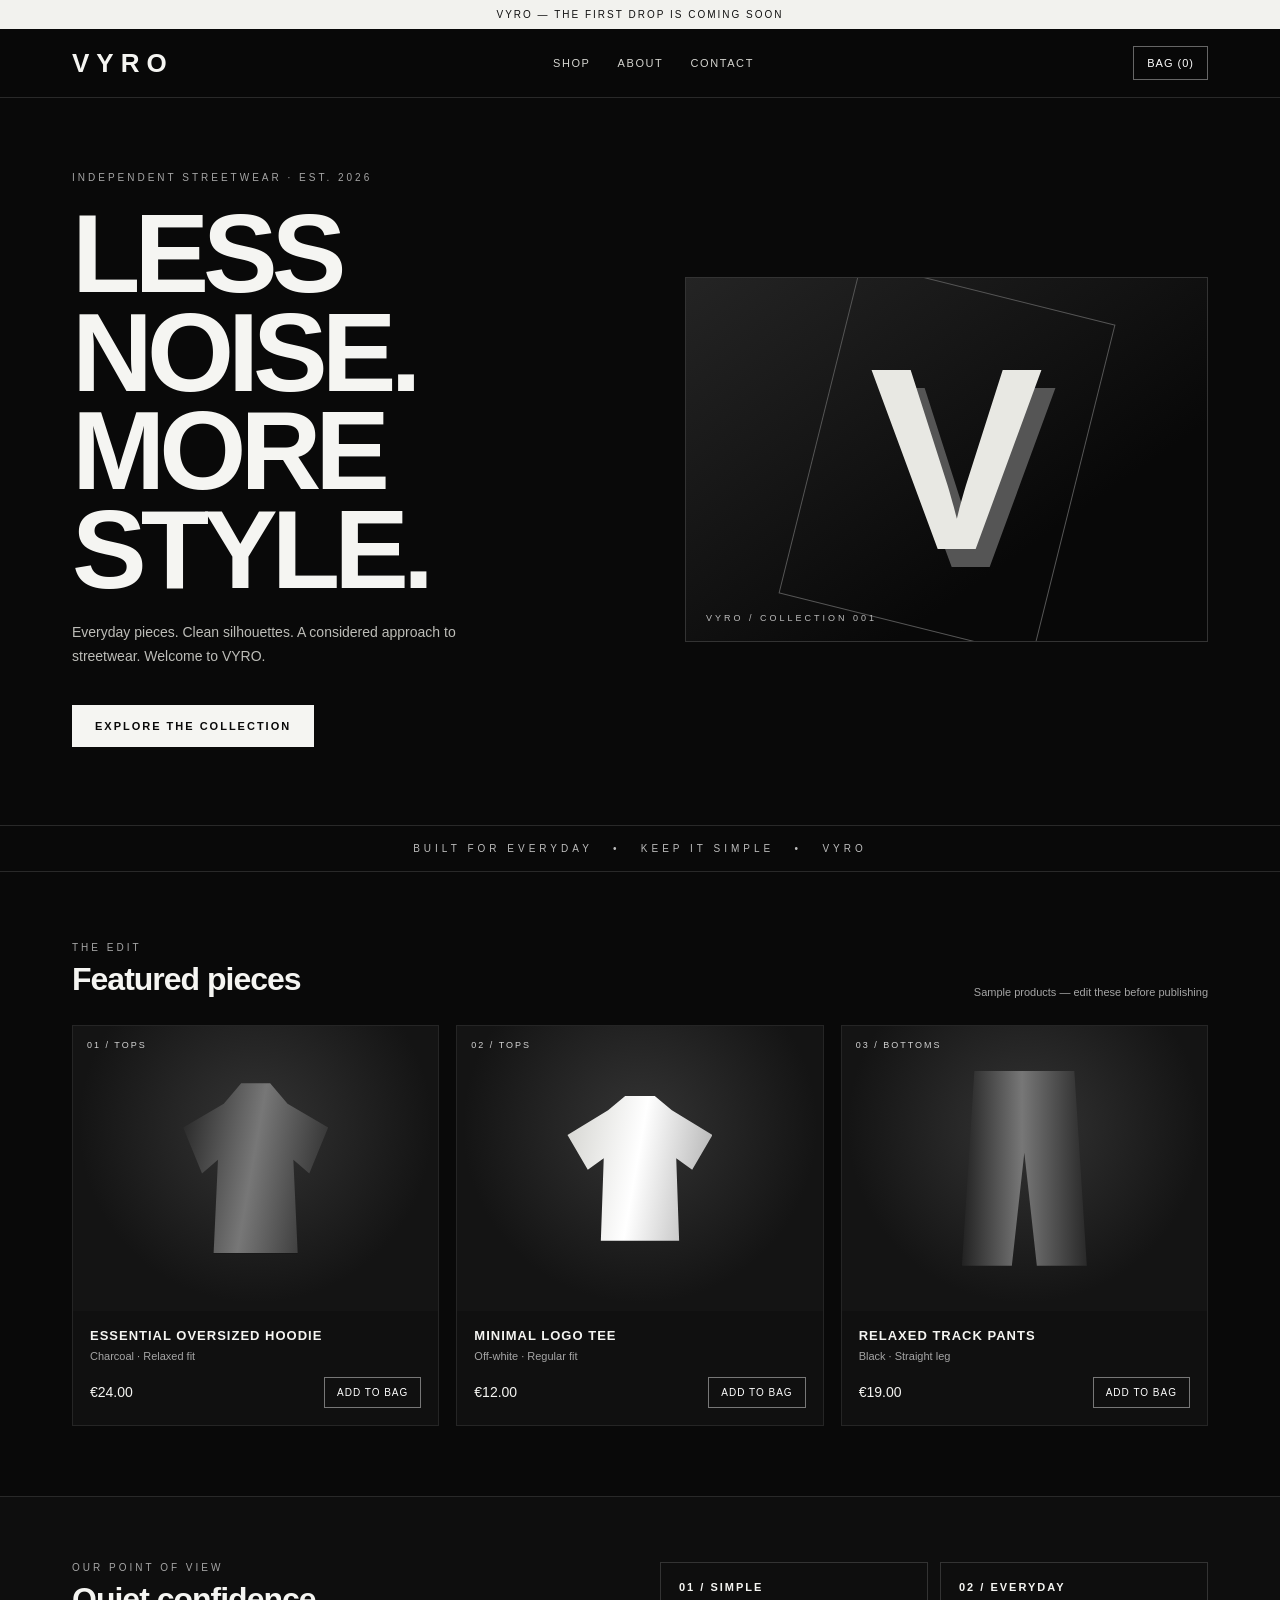
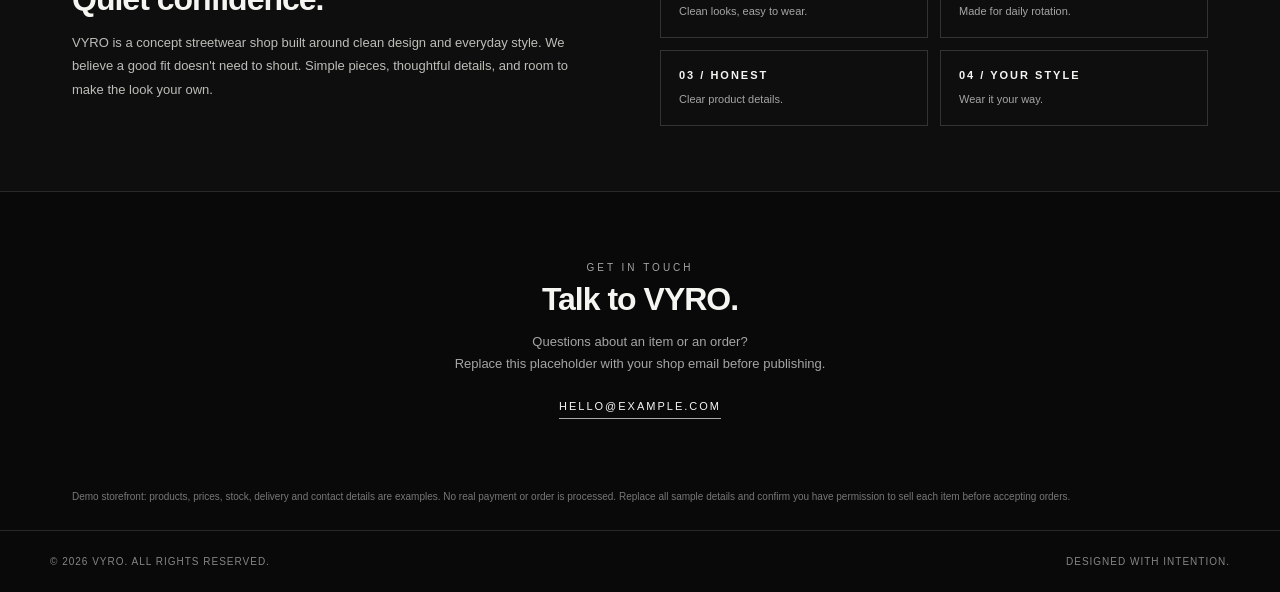
<file: index.html>
<!DOCTYPE html>
<html lang="en">
<head>
  <meta charset="UTF-8">
  <meta name="viewport" content="width=device-width, initial-scale=1">
  <meta name="theme-color" content="#090909">
  <meta name="description" content="VYRO — considered streetwear. Discover the latest collection.">
  <title>VYRO — Streetwear</title>
  <style>
    :root{--bg:#090909;--panel:#111;--line:#292929;--muted:#a5a5a5;--white:#f5f5f2;--soft:#d7d7d2}
    *{box-sizing:border-box}
    html{scroll-behavior:smooth}
    body{margin:0;background:var(--bg);color:var(--white);font-family:Arial,Helvetica,sans-serif}
    button,a{font:inherit}
    a{color:inherit;text-decoration:none}
    .announcement{padding:9px 16px;text-align:center;background:#f2f2ee;color:#111;font-size:10px;letter-spacing:2px;text-transform:uppercase}
    header{position:sticky;top:0;z-index:10;background:rgba(9,9,9,.94);backdrop-filter:blur(12px);border-bottom:1px solid var(--line)}
    .nav{max-width:1180px;margin:auto;padding:17px 22px;display:flex;align-items:center;justify-content:space-between}
    .logo{font-size:26px;font-weight:900;letter-spacing:7px}
    .navlinks{display:flex;gap:27px;font-size:11px;letter-spacing:1.6px;text-transform:uppercase;color:#d5d5d0}
    .cart-button{border:1px solid #666;background:transparent;color:white;padding:10px 13px;font-size:11px;letter-spacing:1px;cursor:pointer}
    .hero{max-width:1180px;margin:auto;padding:74px 22px 78px;display:grid;grid-template-columns:1.05fr .95fr;gap:35px;align-items:center;min-height:520px}
    .eyebrow{font-size:10px;letter-spacing:3px;color:var(--muted);text-transform:uppercase}
    h1{font-size:clamp(54px,9vw,112px);line-height:.88;letter-spacing:-6px;margin:22px 0}
    .hero p{max-width:390px;color:#bdbdb8;line-height:1.7;font-size:14px}
    .cta{display:inline-block;margin-top:22px;padding:15px 23px;background:var(--white);color:#090909;font-size:11px;font-weight:bold;letter-spacing:2px;text-transform:uppercase}
    .hero-art{min-height:365px;position:relative;overflow:hidden;background:linear-gradient(145deg,#242424,#080808 70%);border:1px solid #333;display:flex;align-items:center;justify-content:center}
    .hero-art:before{content:"";position:absolute;width:260px;height:340px;border:1px solid #555;transform:rotate(14deg)}
    .hero-art:after{content:"V";font-size:260px;font-weight:900;letter-spacing:-20px;color:#e8e8e3;text-shadow:14px 18px 0 #555;z-index:1}
    .art-caption{position:absolute;bottom:18px;left:20px;font-size:9px;letter-spacing:3px;color:#bdbdbd;z-index:2}
    .ticker{border-top:1px solid var(--line);border-bottom:1px solid var(--line);padding:17px 10px;text-align:center;font-size:10px;letter-spacing:4px;color:#bdbdbd}
    section{max-width:1180px;margin:auto;padding:70px 22px}
    .section-head{display:flex;align-items:end;justify-content:space-between;margin-bottom:27px}
    h2{font-size:32px;letter-spacing:-1px;margin:8px 0 0}
    .section-note{font-size:11px;color:var(--muted)}
    .products{display:grid;grid-template-columns:repeat(3,1fr);gap:17px}
    .product{background:#101010;border:1px solid #252525}
    .product-art{height:285px;display:flex;align-items:center;justify-content:center;position:relative;overflow:hidden;background:radial-gradient(circle at 50% 35%,#343434,#141414 68%)}
    .product-art .garment{width:145px;height:170px;position:relative;filter:drop-shadow(12px 16px 9px #0008)}
    .hoodie{background:linear-gradient(100deg,#242424,#777 48%,#252525);clip-path:polygon(28% 12%,40% 0,60% 0,72% 12%,100% 26%,87% 53%,76% 45%,79% 100%,21% 100%,24% 45%,13% 53%,0 26%)}
    .tee{height:145px!important;background:linear-gradient(100deg,#d4d4d0,#fff 48%,#aaa);clip-path:polygon(28% 10%,40% 0,60% 0,72% 10%,100% 27%,86% 51%,75% 43%,77% 100%,23% 100%,25% 43%,14% 51%,0 27%)}
    .pants{height:195px!important;width:125px!important;background:linear-gradient(90deg,#222,#777 48%,#292929);clip-path:polygon(10% 0,90% 0,100% 100%,60% 100%,50% 42%,40% 100%,0 100%)}
    .product-art small{position:absolute;top:14px;left:14px;font-size:9px;letter-spacing:2px;color:#d4d4d4}
    .product-info{padding:17px}
    .product-info h3{font-size:13px;letter-spacing:1px;margin:0 0 7px;text-transform:uppercase}
    .product-info p{font-size:11px;color:var(--muted);margin:0 0 15px}
    .price-row{display:flex;align-items:center;justify-content:space-between}
    .price{font-size:14px}
    .add{background:transparent;color:white;border:1px solid #777;padding:9px 12px;font-size:10px;letter-spacing:1px;cursor:pointer}
    .add:hover,.cart-button:hover{background:white;color:#090909}
    .about{border-top:1px solid var(--line);border-bottom:1px solid var(--line);max-width:none;background:#0e0e0e}
    .about-inner{max-width:1180px;margin:auto;padding:65px 22px;display:grid;grid-template-columns:1fr 1fr;gap:40px}
    .about p{color:#bdbdb8;line-height:1.8;font-size:13px;max-width:510px}
    .values{display:grid;grid-template-columns:1fr 1fr;gap:12px}
    .value{border:1px solid #333;padding:18px}
    .value strong{display:block;font-size:11px;letter-spacing:2px;margin-bottom:8px}
    .value span{font-size:11px;color:var(--muted)}
    .contact{text-align:center}
    .contact p{font-size:13px;color:var(--muted);line-height:1.7}
    .contact a{display:inline-block;margin-top:12px;border-bottom:1px solid #aaa;padding-bottom:6px;font-size:11px;letter-spacing:2px}
    footer{border-top:1px solid var(--line);padding:25px 22px;color:#858585;font-size:10px;letter-spacing:1px}
    .footer-inner{max-width:1180px;margin:auto;display:flex;justify-content:space-between;gap:15px;flex-wrap:wrap}
    .notice{max-width:1180px;margin:0 auto;padding:0 22px 25px;color:#777;font-size:10px;line-height:1.6}
    .overlay{display:none;position:fixed;inset:0;background:#000a;z-index:20}
    .overlay.open{display:block}
    .drawer{position:absolute;right:0;top:0;height:100%;width:min(390px,100%);background:#101010;border-left:1px solid #444;padding:24px;overflow:auto}
    .drawer-head{display:flex;justify-content:space-between;align-items:center}
    .drawer h2{font-size:22px}
    .close{background:none;border:1px solid #555;color:white;padding:8px 11px;cursor:pointer}
    .cart-line{display:flex;justify-content:space-between;gap:12px;padding:17px 0;border-bottom:1px solid #333;font-size:12px}
    .cart-total{display:flex;justify-content:space-between;margin:25px 0;font-weight:bold}
    .checkout-note{color:#aaa;font-size:11px;line-height:1.7}
    @media(max-width:720px){.nav{padding:14px 16px}.navlinks{display:none}.hero{grid-template-columns:1fr;padding-top:55px;gap:28px}.hero-art{min-height:280px}.hero-art:after{font-size:210px}.products{grid-template-columns:1fr 1fr;gap:10px}.product-art{height:220px}.product-art .garment{transform:scale(.82)}.about-inner{grid-template-columns:1fr;gap:25px}h1{letter-spacing:-4px}.section-head{align-items:start;gap:12px;flex-direction:column}}
    @media(max-width:390px){.products{grid-template-columns:1fr}.product-art{height:270px}}
  </style>
</head>
<body>
  <div class="announcement">VYRO — THE FIRST DROP IS COMING SOON</div>
  <header>
    <nav class="nav">
      <a class="logo" href="#">VYRO</a>
      <div class="navlinks"><a href="#shop">Shop</a><a href="#about">About</a><a href="#contact">Contact</a></div>
      <button class="cart-button" id="openCart">BAG (<span id="cartCount">0</span>)</button>
    </nav>
  </header>

  <main>
    <div class="hero">
      <div>
        <div class="eyebrow">Independent streetwear · Est. 2026</div>
        <h1>LESS<br>NOISE.<br>MORE<br>STYLE.</h1>
        <p>Everyday pieces. Clean silhouettes. A considered approach to streetwear. Welcome to VYRO.</p>
        <a class="cta" href="#shop">Explore the collection</a>
      </div>
      <div class="hero-art"><div class="art-caption">VYRO / COLLECTION 001</div></div>
    </div>
    <div class="ticker">BUILT FOR EVERYDAY&nbsp;&nbsp; • &nbsp;&nbsp;KEEP IT SIMPLE&nbsp;&nbsp; • &nbsp;&nbsp;VYRO</div>

    <section id="shop">
      <div class="section-head">
        <div><div class="eyebrow">The edit</div><h2>Featured pieces</h2></div>
        <div class="section-note">Sample products — edit these before publishing</div>
      </div>
      <div class="products">
        <article class="product">
          <div class="product-art"><small>01 / TOPS</small><div class="garment hoodie"></div></div>
          <div class="product-info"><h3>Essential Oversized Hoodie</h3><p>Charcoal · Relaxed fit</p><div class="price-row"><span class="price">€24.00</span><button class="add" data-name="Essential Oversized Hoodie" data-price="24">ADD TO BAG</button></div></div>
        </article>
        <article class="product">
          <div class="product-art"><small>02 / TOPS</small><div class="garment tee"></div></div>
          <div class="product-info"><h3>Minimal Logo Tee</h3><p>Off-white · Regular fit</p><div class="price-row"><span class="price">€12.00</span><button class="add" data-name="Minimal Logo Tee" data-price="12">ADD TO BAG</button></div></div>
        </article>
        <article class="product">
          <div class="product-art"><small>03 / BOTTOMS</small><div class="garment pants"></div></div>
          <div class="product-info"><h3>Relaxed Track Pants</h3><p>Black · Straight leg</p><div class="price-row"><span class="price">€19.00</span><button class="add" data-name="Relaxed Track Pants" data-price="19">ADD TO BAG</button></div></div>
        </article>
      </div>
    </section>

    <div class="about" id="about">
      <div class="about-inner">
        <div><div class="eyebrow">Our point of view</div><h2>Quiet confidence.</h2><p>VYRO is a concept streetwear shop built around clean design and everyday style. We believe a good fit doesn't need to shout. Simple pieces, thoughtful details, and room to make the look your own.</p></div>
        <div class="values">
          <div class="value"><strong>01 / SIMPLE</strong><span>Clean looks, easy to wear.</span></div>
          <div class="value"><strong>02 / EVERYDAY</strong><span>Made for daily rotation.</span></div>
          <div class="value"><strong>03 / HONEST</strong><span>Clear product details.</span></div>
          <div class="value"><strong>04 / YOUR STYLE</strong><span>Wear it your way.</span></div>
        </div>
      </div>
    </div>

    <section class="contact" id="contact">
      <div class="eyebrow">Get in touch</div><h2>Talk to VYRO.</h2>
      <p>Questions about an item or an order?<br>Replace this placeholder with your shop email before publishing.</p>
      <a href="mailto:hello@example.com">HELLO@EXAMPLE.COM</a>
    </section>
  </main>

  <div class="notice">Demo storefront: products, prices, stock, delivery and contact details are examples. No real payment or order is processed. Replace all sample details and confirm you have permission to sell each item before accepting orders.</div>
  <footer><div class="footer-inner"><span>© 2026 VYRO. ALL RIGHTS RESERVED.</span><span>DESIGNED WITH INTENTION.</span></div></footer>

  <div class="overlay" id="cartOverlay" aria-hidden="true">
    <aside class="drawer" role="dialog" aria-modal="true" aria-label="Shopping bag">
      <div class="drawer-head"><h2>Your bag</h2><button class="close" id="closeCart">CLOSE ✕</button></div>
      <div id="cartItems"><p class="checkout-note">Your bag is empty.</p></div>
      <div class="cart-total"><span>Subtotal</span><span id="cartTotal">€0.00</span></div>
      <p class="checkout-note">This is a demo bag only. It does not take payments or place orders. Add a secure checkout provider only when your shop is ready.</p>
    </aside>
  </div>

  <script>
    const cart = [];
    const overlay = document.getElementById('cartOverlay');
    const cartItems = document.getElementById('cartItems');
    const cartCount = document.getElementById('cartCount');
    const cartTotal = document.getElementById('cartTotal');
    const euro = n => '€' + n.toFixed(2);

    function renderCart() {
      cartCount.textContent = cart.reduce((sum, item) => sum + item.qty, 0);
      if (!cart.length) {
        cartItems.innerHTML = '<p class="checkout-note">Your bag is empty.</p>';
      } else {
        cartItems.innerHTML = cart.map((item, index) =>
          `<div class="cart-line"><div><strong>${item.name}</strong><br><span style="color:#aaa">Qty: ${item.qty}</span></div><div>${euro(item.price * item.qty)}<br><button class="close" data-remove="${index}" style="margin-top:7px">REMOVE</button></div></div>`
        ).join('');
      }
      cartTotal.textContent = euro(cart.reduce((sum, item) => sum + item.price * item.qty, 0));
    }

    document.querySelectorAll('.add').forEach(button => {
      button.addEventListener('click', () => {
        const name = button.dataset.name;
        const price = Number(button.dataset.price);
        const existing = cart.find(item => item.name === name);
        if (existing) existing.qty++;
        else cart.push({name, price, qty: 1});
        renderCart();
        button.textContent = 'ADDED ✓';
        setTimeout(() => button.textContent = 'ADD TO BAG', 900);
      });
    });

    document.getElementById('openCart').addEventListener('click', () => {
      overlay.classList.add('open');
      overlay.setAttribute('aria-hidden', 'false');
    });
    function closeCart() {
      overlay.classList.remove('open');
      overlay.setAttribute('aria-hidden', 'true');
    }
    document.getElementById('closeCart').addEventListener('click', closeCart);
    overlay.addEventListener('click', event => { if (event.target === overlay) closeCart(); });
    cartItems.addEventListener('click', event => {
      const index = event.target.dataset.remove;
      if (index !== undefined) { cart.splice(Number(index), 1); renderCart(); }
    });
    document.addEventListener('keydown', event => { if (event.key === 'Escape') closeCart(); });
  </script>
</body>
</html>
</file>
